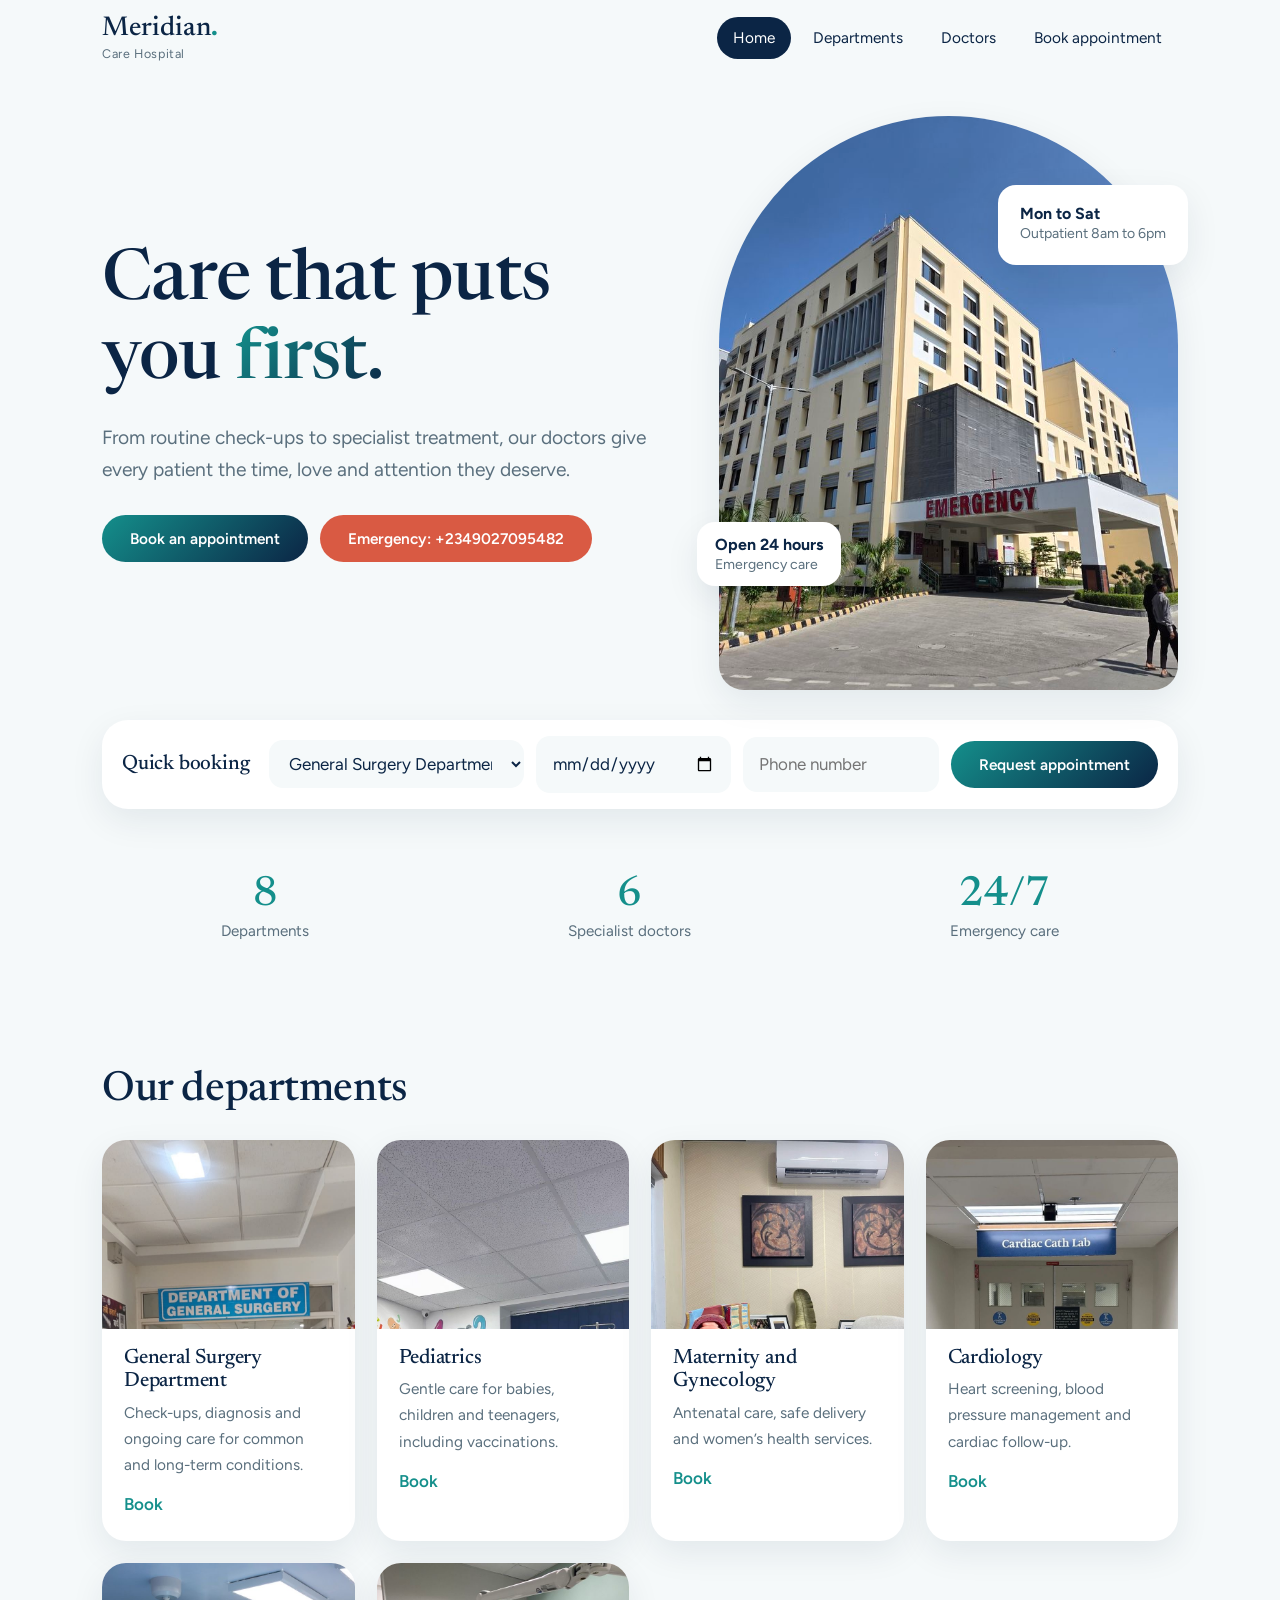
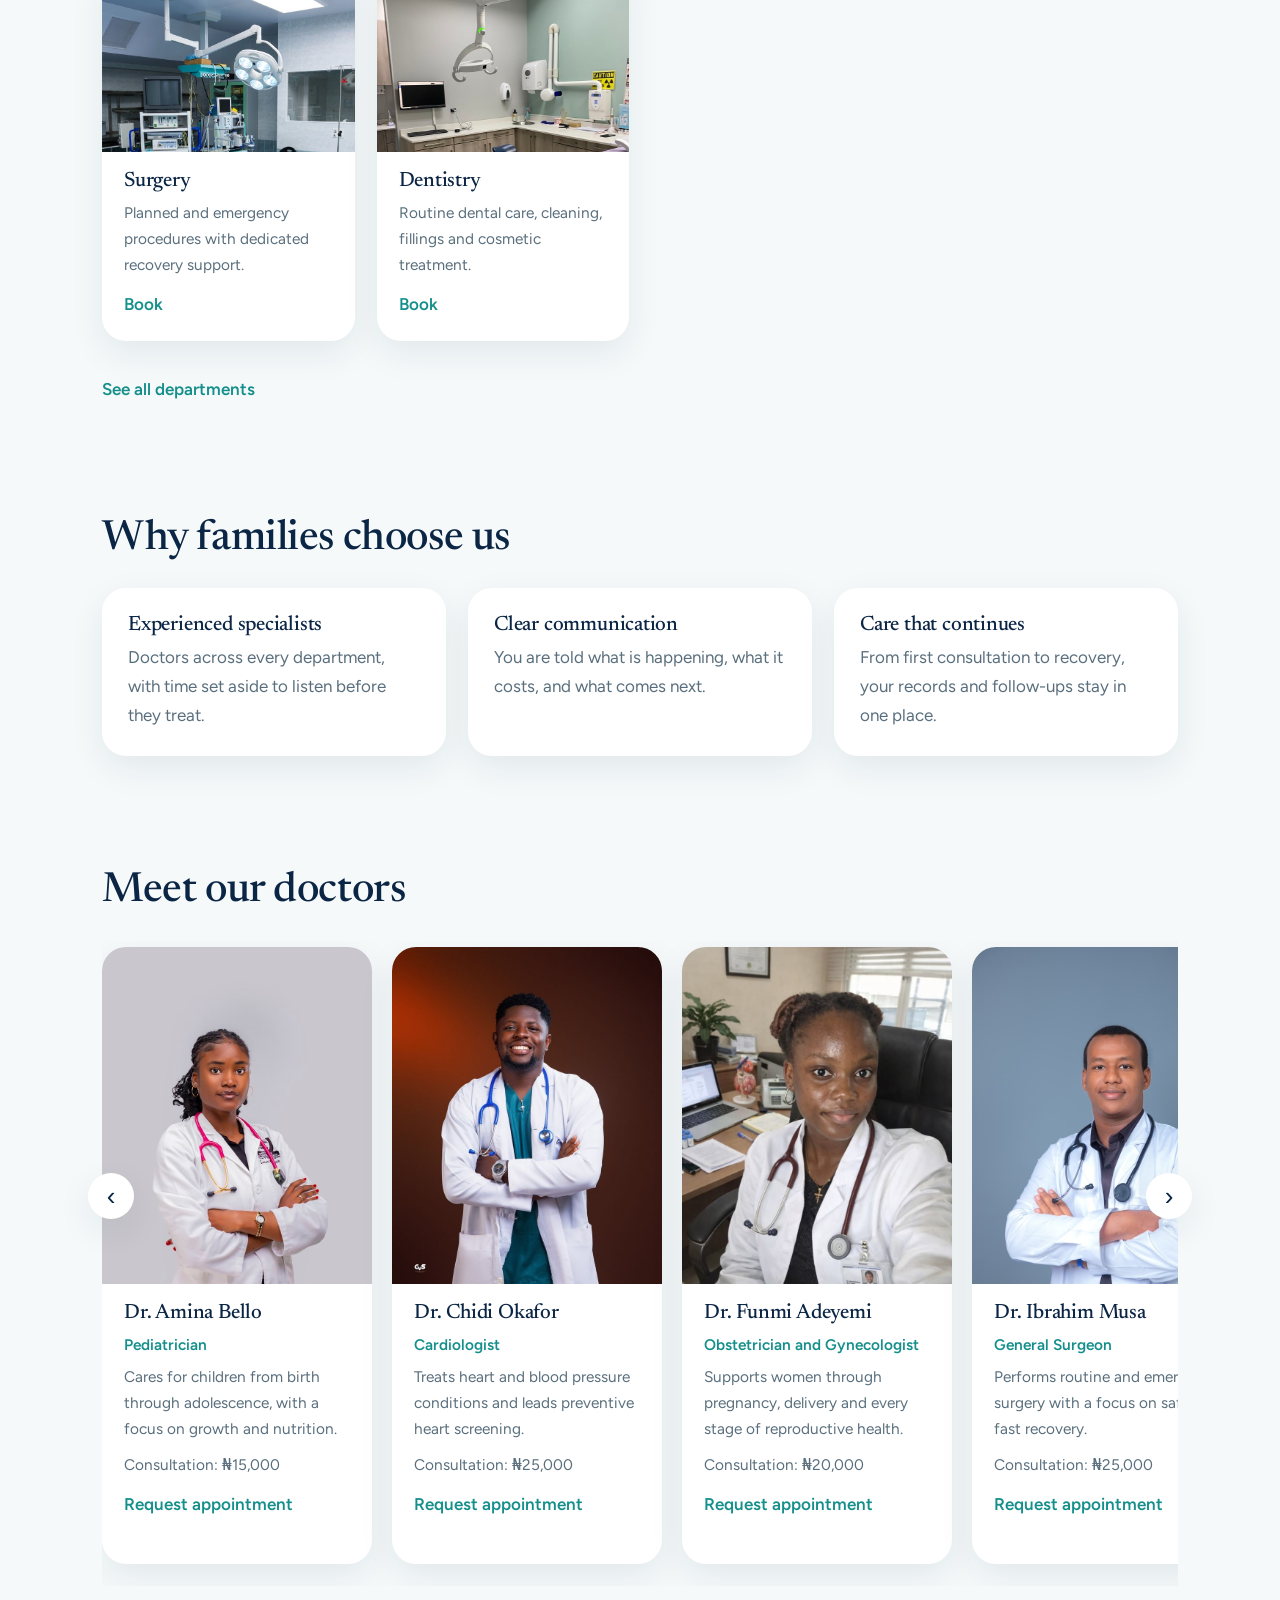
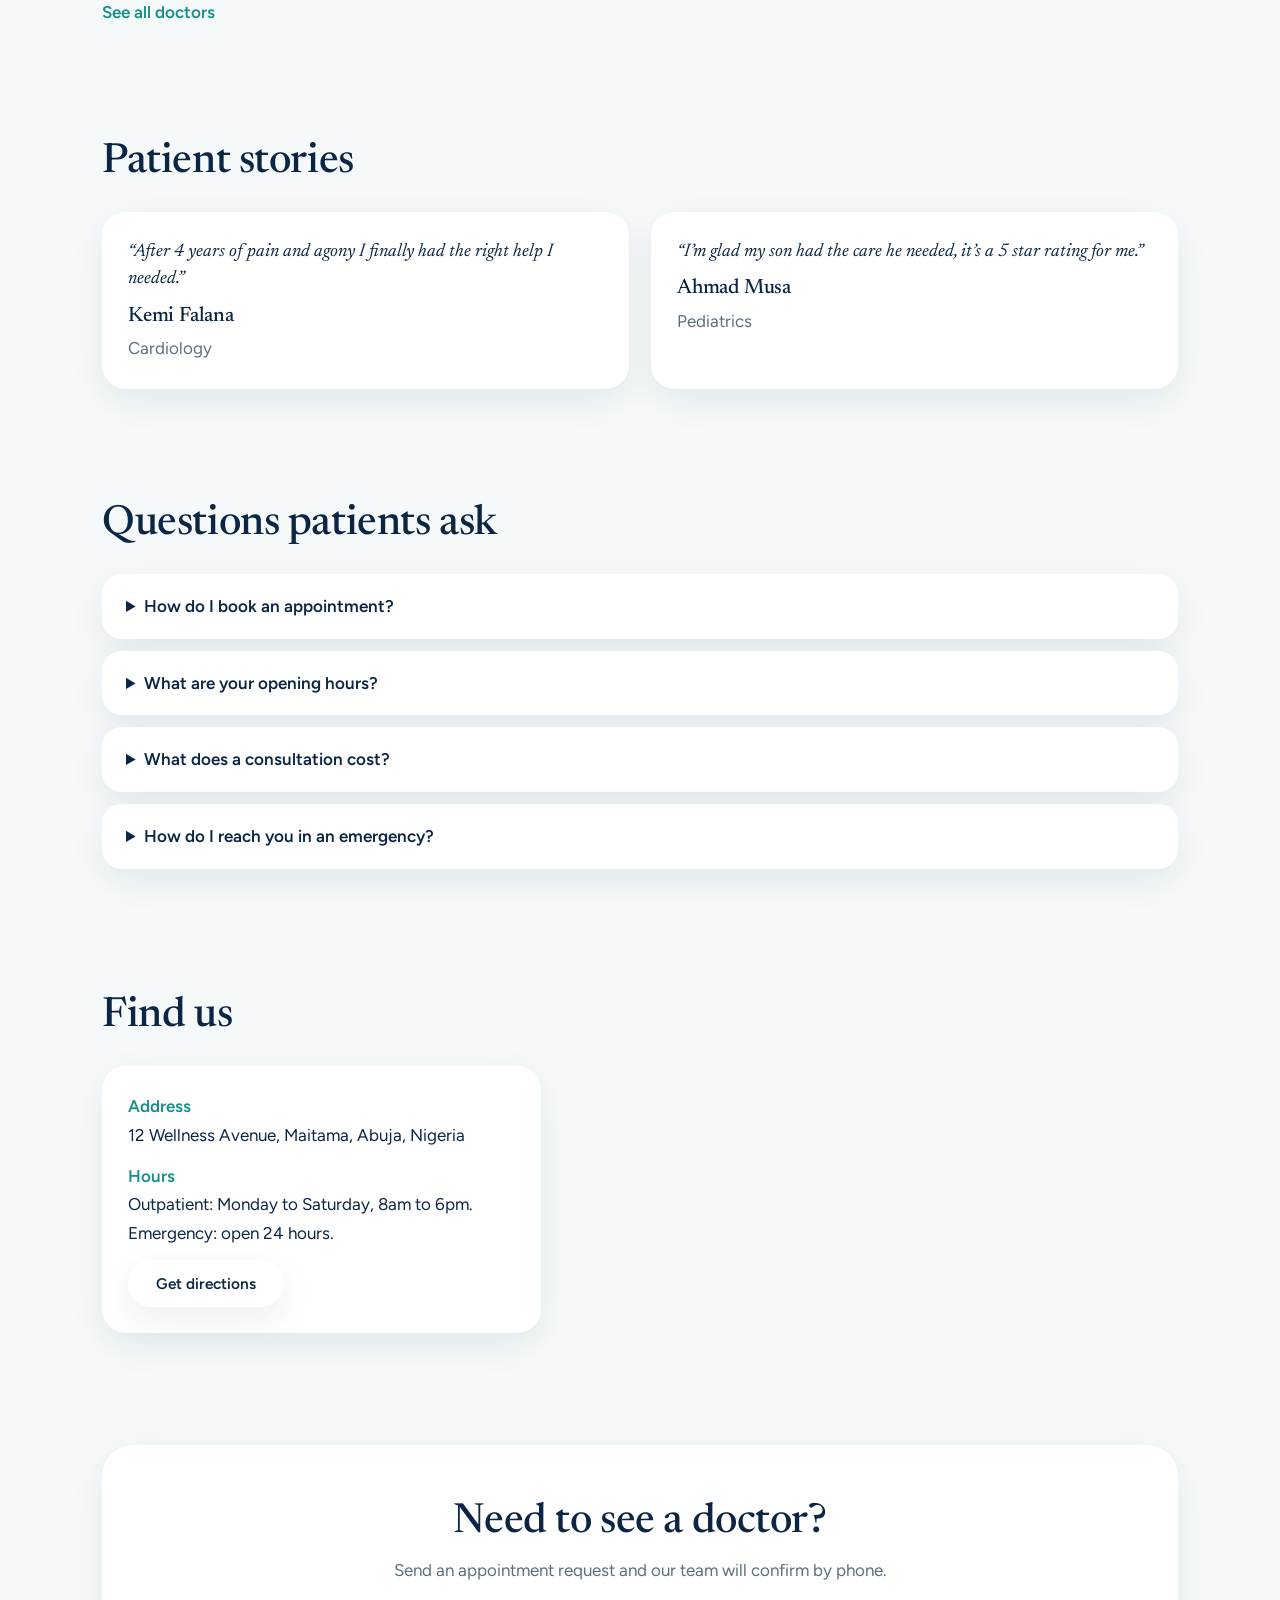
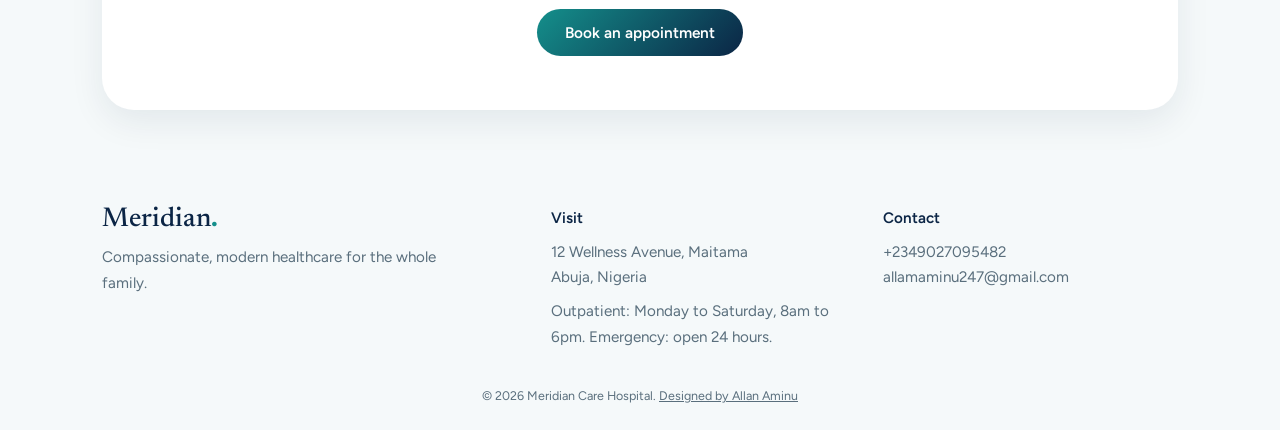
<file: index.html>
<!doctype html><html lang="en"><head><meta charset="utf-8"><meta name="viewport" content="width=device-width,initial-scale=1"><title>Meridian Care Hospital</title><link rel="preconnect" href="https://fonts.googleapis.com"><link href="https://fonts.googleapis.com/css2?family=Figtree:wght@400;500;600&family=Newsreader:opsz,wght@6..72,400;500&display=swap" rel="stylesheet"><link rel="stylesheet" href="style.css"></head><body data-p="home"><header id="h"></header><main id="m"></main><footer id="f"></footer><script src="app.js"></script></body></html>
</file>
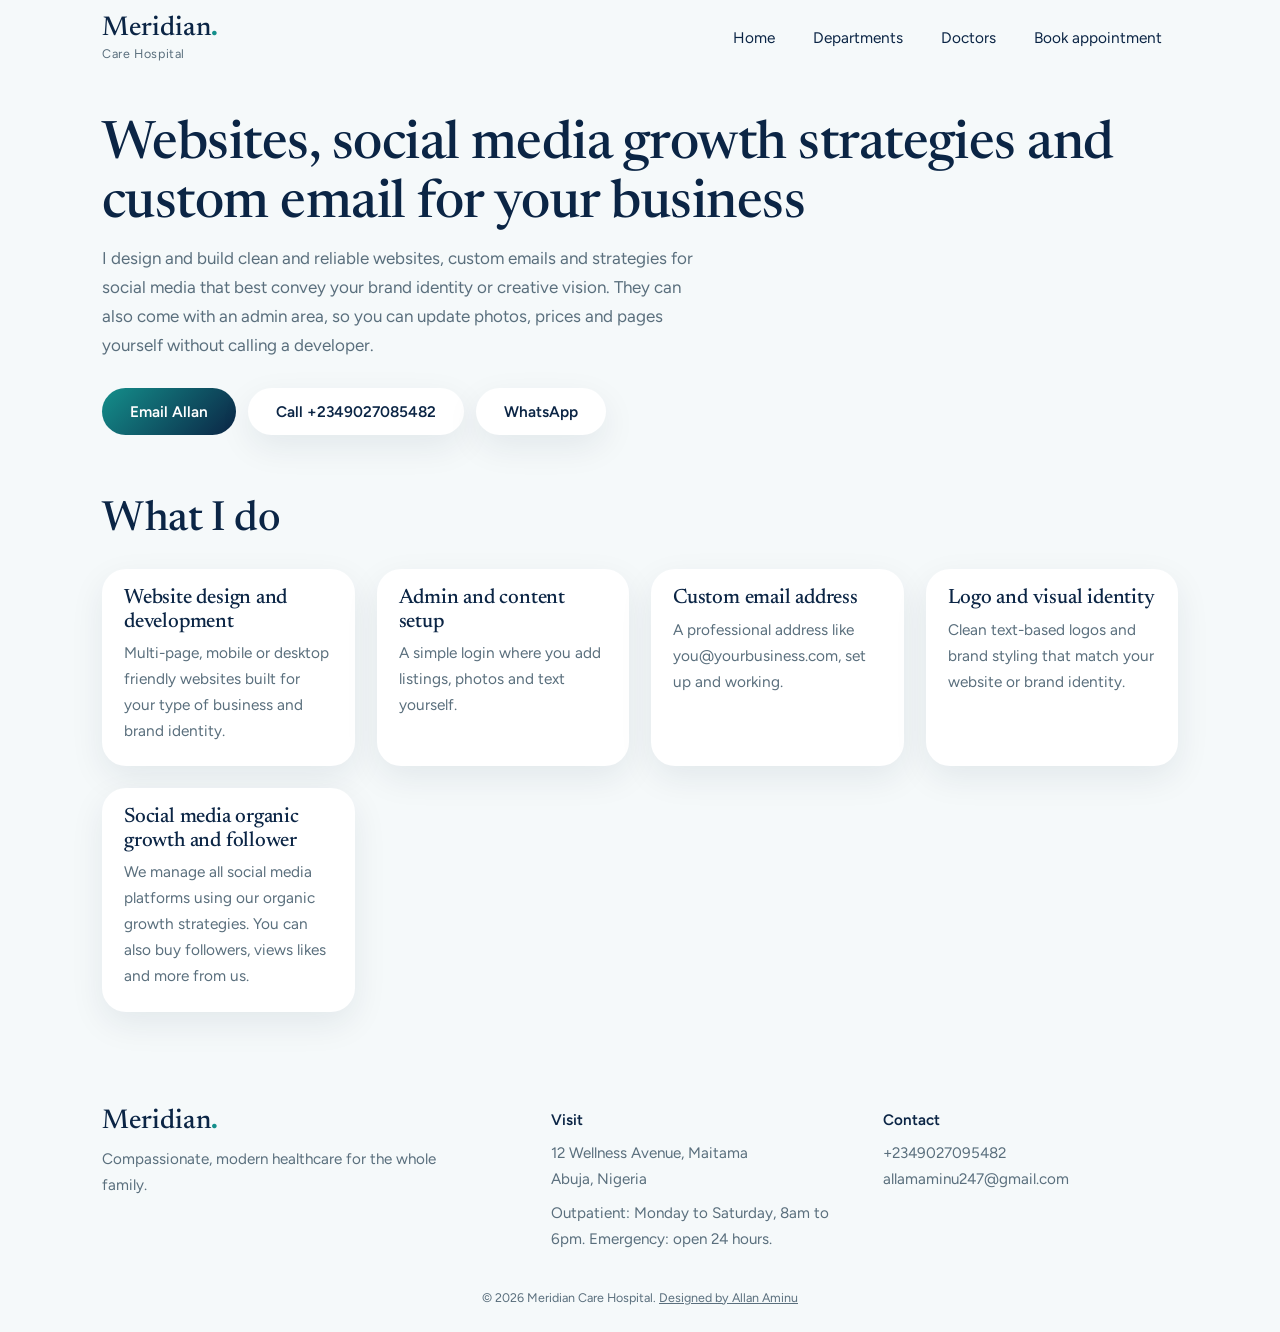
<file: built-by.html>
<!doctype html><html lang="en"><head><meta charset="utf-8"><meta name="viewport" content="width=device-width,initial-scale=1"><title>Built by Allan Aminu</title><link rel="preconnect" href="https://fonts.googleapis.com"><link href="https://fonts.googleapis.com/css2?family=Figtree:wght@400;500;600&family=Newsreader:opsz,wght@6..72,400;500&display=swap" rel="stylesheet"><link rel="stylesheet" href="style.css"></head><body data-p="by"><header id="h"></header><main id="m"></main><footer id="f"></footer><script src="app.js"></script></body></html>
</file>
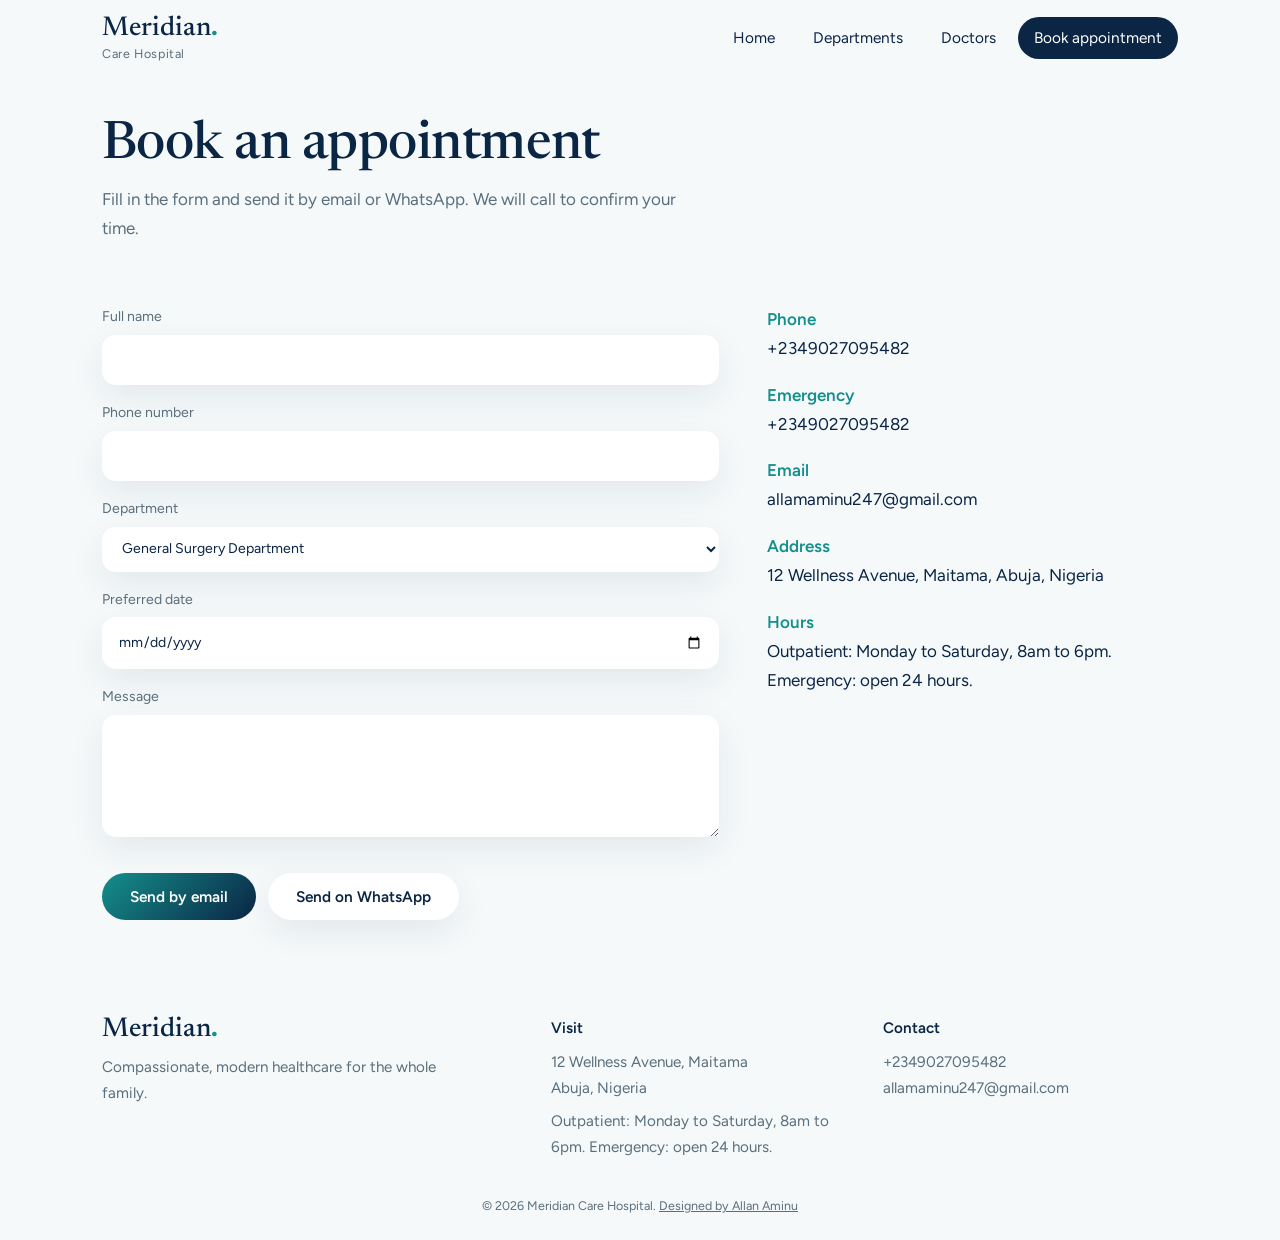
<file: contact.html>
<!doctype html><html lang="en"><head><meta charset="utf-8"><meta name="viewport" content="width=device-width,initial-scale=1"><title>Book an appointment | Meridian Care Hospital</title><link rel="preconnect" href="https://fonts.googleapis.com"><link href="https://fonts.googleapis.com/css2?family=Figtree:wght@400;500;600&family=Newsreader:opsz,wght@6..72,400;500&display=swap" rel="stylesheet"><link rel="stylesheet" href="style.css"></head><body data-p="con"><header id="h"></header><main id="m"></main><footer id="f"></footer><script src="app.js"></script></body></html>
</file>
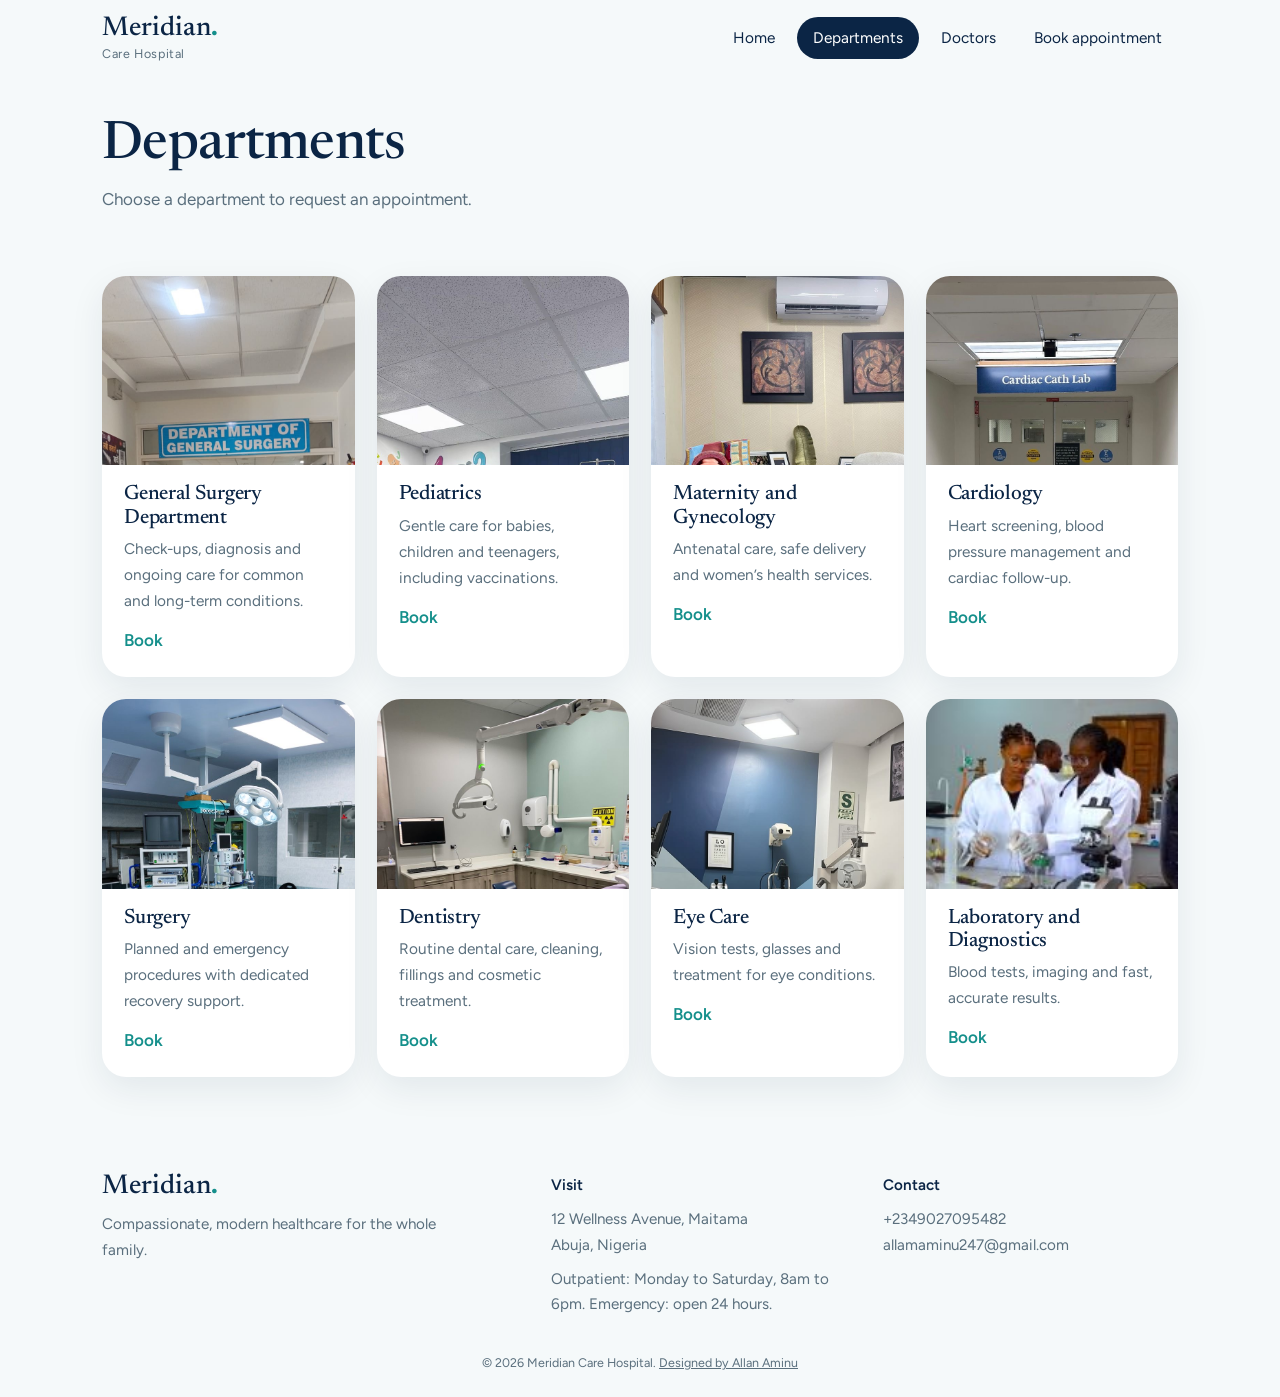
<file: departments.html>
<!doctype html><html lang="en"><head><meta charset="utf-8"><meta name="viewport" content="width=device-width,initial-scale=1"><title>Departments | Meridian Care Hospital</title><link rel="preconnect" href="https://fonts.googleapis.com"><link href="https://fonts.googleapis.com/css2?family=Figtree:wght@400;500;600&family=Newsreader:opsz,wght@6..72,400;500&display=swap" rel="stylesheet"><link rel="stylesheet" href="style.css"></head><body data-p="dep"><header id="h"></header><main id="m"></main><footer id="f"></footer><script src="app.js"></script></body></html>
</file>
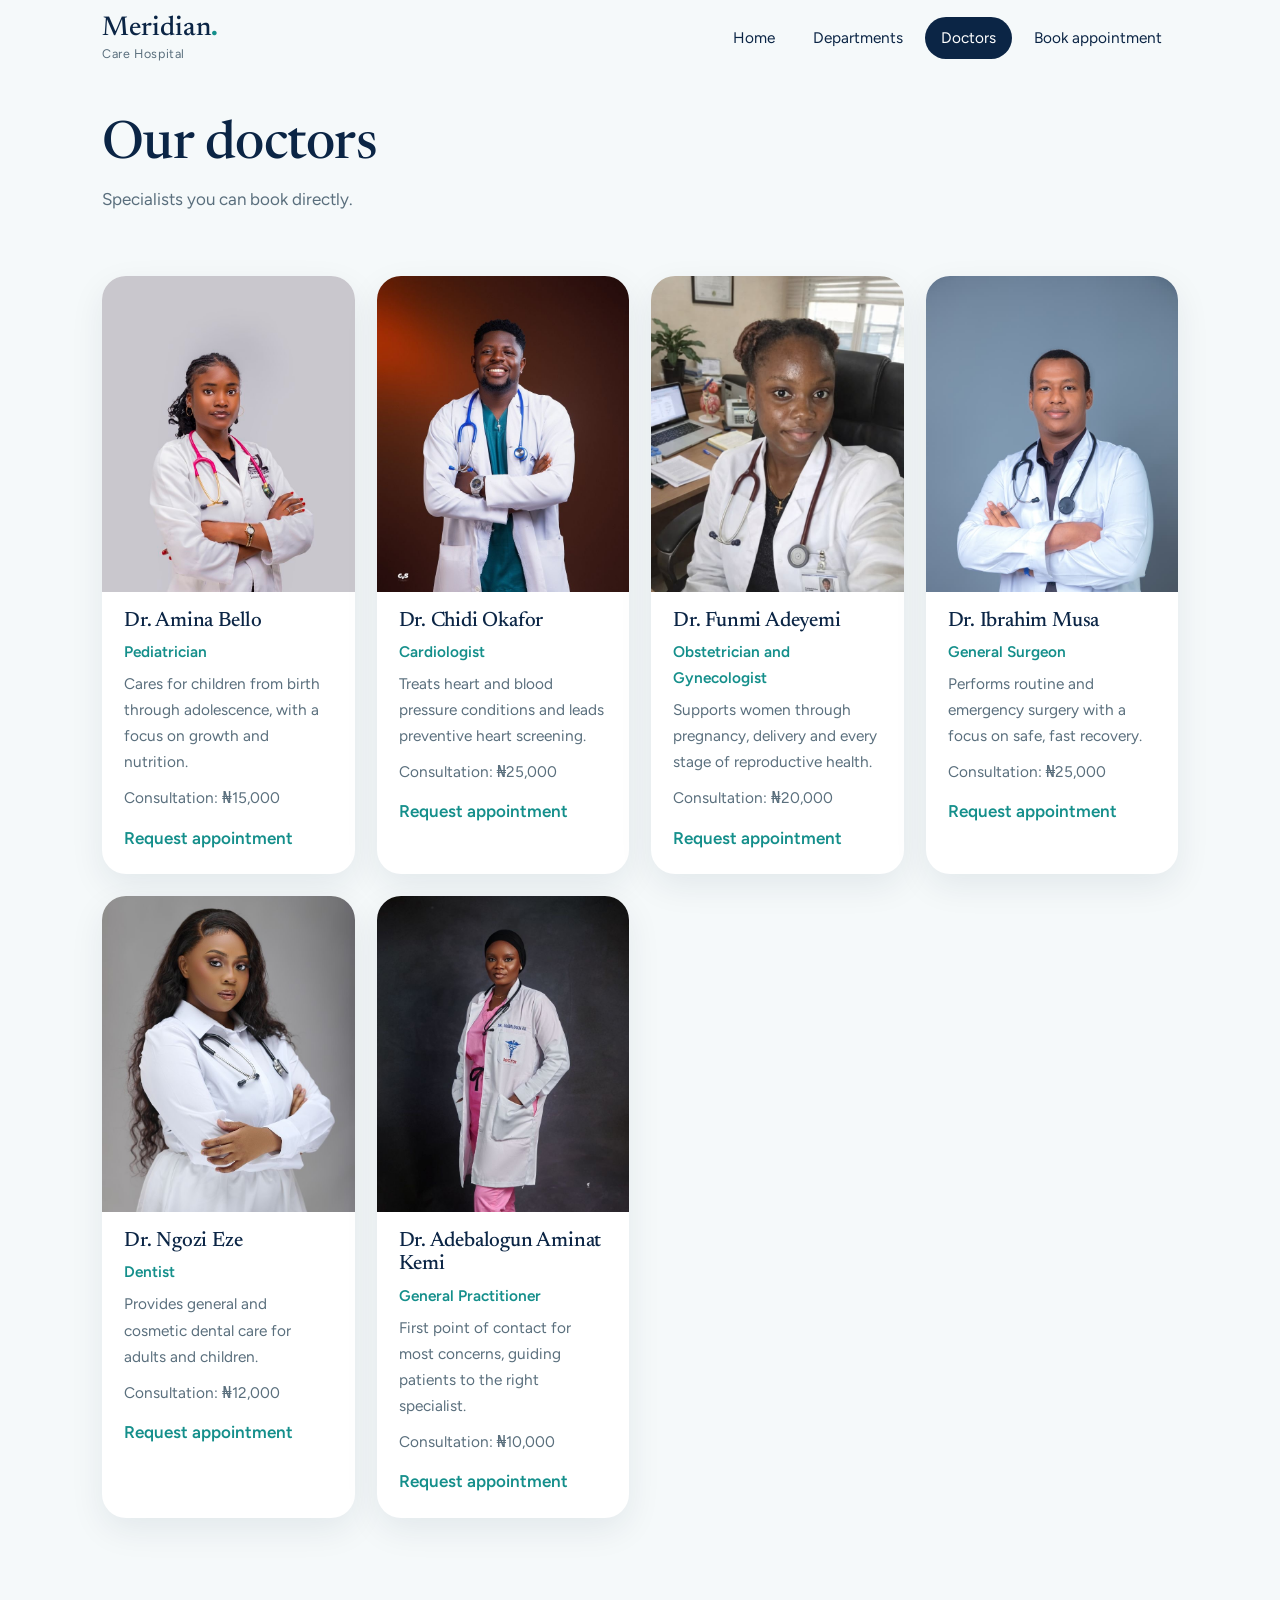
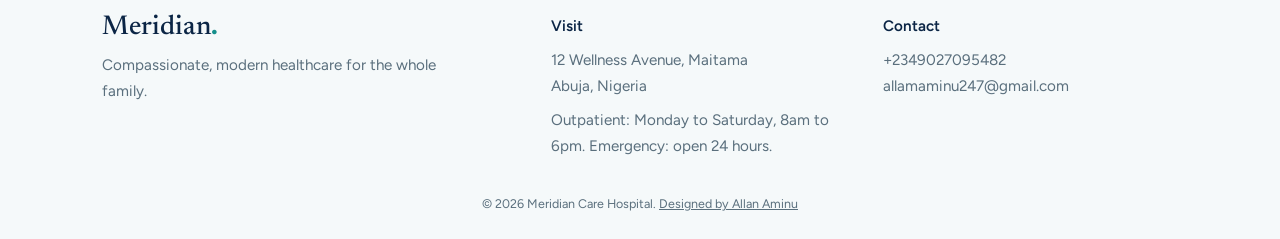
<file: doctors.html>
<!doctype html><html lang="en"><head><meta charset="utf-8"><meta name="viewport" content="width=device-width,initial-scale=1"><title>Doctors | Meridian Care Hospital</title><link rel="preconnect" href="https://fonts.googleapis.com"><link href="https://fonts.googleapis.com/css2?family=Figtree:wght@400;500;600&family=Newsreader:opsz,wght@6..72,400;500&display=swap" rel="stylesheet"><link rel="stylesheet" href="style.css"></head><body data-p="doc"><header id="h"></header><main id="m"></main><footer id="f"></footer><script src="app.js"></script></body></html>
</file>
<file: style.css>
:root{--navy:#0b2545;--teal:#148f8b;--coral:#d95a43;--bg:#f5f9fa;--mut:#5a6f7d;--sh:0 12px 34px rgba(11,37,69,.08)}
*{box-sizing:border-box;margin:0}html{scroll-behavior:smooth}
body{font:17px/1.7 Figtree,system-ui,sans-serif;color:var(--navy);background:var(--bg);opacity:0;transition:opacity .6s}body.ok{opacity:1}
h1,h2,h3{font-family:Newsreader,Georgia,serif;font-weight:500;line-height:1.12;letter-spacing:-.01em}
h1{font-size:clamp(2.5rem,6vw,4.4rem)}h2{font-size:clamp(1.8rem,3.8vw,2.6rem);margin-bottom:26px}h3{font-size:1.3rem;margin-bottom:6px}
h1 em{font-style:normal;background:linear-gradient(135deg,var(--teal),var(--navy));-webkit-background-clip:text;background-clip:text;color:transparent}
a{color:inherit;text-decoration:none}:focus-visible{outline:3px solid var(--teal);outline-offset:3px}
.w{max-width:1120px;margin:auto;padding:0 22px}
header{position:sticky;top:0;z-index:9;background:var(--bg)}
.bar{display:flex;align-items:center;justify-content:space-between;height:76px}
.logo{font:500 1.7rem/1 Newsreader,serif}.logo b{color:var(--teal)}.logo small{display:block;font:400 .78rem Figtree;color:var(--mut);margin-top:4px;letter-spacing:.05em}
nav{display:flex;gap:6px;align-items:center;font-size:.96rem}nav a{padding:8px 16px;border-radius:99px;transition:.25s}nav a:hover{background:rgba(20,143,139,.1)}nav a.on{background:var(--navy);color:#fff}
.mb{display:none;background:#fff;border:0;box-shadow:var(--sh);border-radius:99px;padding:9px 20px;font:inherit;cursor:pointer;color:var(--navy)}
.btn{display:inline-block;padding:14px 28px;border-radius:99px;background:linear-gradient(135deg,var(--teal),var(--navy));color:#fff;font:600 .96rem Figtree;border:0;cursor:pointer;transition:transform .25s,box-shadow .25s}
.btn:hover{transform:translateY(-2px);box-shadow:0 10px 24px rgba(11,37,69,.22)}.btn.o{background:#fff;color:var(--navy);box-shadow:var(--sh)}.btn.r{background:var(--coral)}
.row{display:flex;gap:12px;flex-wrap:wrap;margin-top:28px}
.hero{display:grid;grid-template-columns:1.1fr .9fr;gap:56px;align-items:center;padding-top:40px;padding-bottom:30px}
.lead{font-size:1.2rem;color:var(--mut);max-width:32em;margin-top:20px}
.hw{position:relative}.hi{width:100%;aspect-ratio:4/5;object-fit:cover;border-radius:240px 240px 26px 26px;display:block;box-shadow:var(--sh)}
.fc{position:absolute;background:#fff;border-radius:18px;padding:12px 18px;box-shadow:var(--sh);font-size:.88rem;line-height:1.35;animation:fl 6s ease-in-out infinite}.fc b{display:block;font-size:1rem}.fc span{color:var(--mut)}.fc.a{left:-22px;bottom:18%}.fc.b{right:-10px;top:12%;animation-delay:-3s}
@keyframes fl{50%{transform:translateY(-8px)}}
.ph{display:grid;place-items:center;background:linear-gradient(135deg,#e2f0f0,#dbe6f0);color:var(--teal);font:500 2.2rem Newsreader,serif}.ph.hi{aspect-ratio:4/5;border-radius:240px 240px 26px 26px}
.qb{display:grid;grid-template-columns:auto 1.3fr 1fr 1fr auto;gap:12px;align-items:center;background:#fff;border-radius:26px;box-shadow:var(--sh);padding:16px 20px}.qb h3{margin:0;padding-right:8px}
.qb select,.qb input,.fm input,.fm select,.fm textarea{width:100%;padding:13px 16px;border:0;border-radius:14px;background:var(--bg);font:inherit;color:var(--navy)}
.stats{display:flex;justify-content:space-around;gap:20px;flex-wrap:wrap;text-align:center;padding:10px 0}.stats b{display:block;font:500 2.6rem/1 Newsreader,serif;color:var(--teal)}.stats span{color:var(--mut);font-size:.95rem}
.sec{padding:56px 0}.top{padding:40px 22px 6px}.top h1{font-size:clamp(2.2rem,5vw,3.3rem)}.top p{color:var(--mut);margin-top:10px;max-width:36em}
.g{display:grid;gap:22px;grid-template-columns:repeat(auto-fill,minmax(250px,1fr))}
.tile,.dr,.sc{background:#fff;border-radius:24px;overflow:hidden;box-shadow:var(--sh);transition:transform .3s,box-shadow .3s}.tile:hover,.dr:hover{transform:translateY(-5px);box-shadow:0 18px 40px rgba(11,37,69,.12)}
.tile img,.tile .ph{width:100%;aspect-ratio:4/3;object-fit:cover;display:block}.dr img,.dr .ph{width:100%;aspect-ratio:4/5;object-fit:cover;display:block}
.b{padding:18px 22px 22px}.b p{color:var(--mut);font-size:.96rem}.t{color:var(--teal)!important;font-weight:600;margin-bottom:6px}.fee{margin-top:10px;font-size:.92rem}
.lk{display:inline-block;margin-top:12px;color:var(--teal);font-weight:600}
.cw{position:relative}.cs2{display:flex;gap:20px;overflow-x:auto;scroll-snap-type:x mandatory;scrollbar-width:none;padding:6px 4px 22px}.cs2::-webkit-scrollbar{display:none}.cs2>.dr{flex:0 0 min(270px,76vw);scroll-snap-align:start}
.ar{position:absolute;top:36%;width:46px;height:46px;border-radius:50%;border:0;background:#fff;box-shadow:var(--sh);color:var(--navy);font-size:26px;cursor:pointer}.ar.l{left:-14px}.ar.r2{right:-14px}
.why{display:grid;grid-template-columns:repeat(auto-fit,minmax(240px,1fr));gap:22px}.why>div,.sc{padding:26px}.why p,.sc p{color:var(--mut)}.sc q{display:block;font:italic 1.15rem/1.5 Newsreader,serif;margin-bottom:12px;quotes:none}
.ins{display:flex;flex-wrap:wrap;gap:12px}.ins span{background:#fff;border-radius:99px;padding:10px 22px;box-shadow:var(--sh);font-weight:500}
details{background:#fff;border-radius:20px;box-shadow:var(--sh);padding:18px 24px;margin-bottom:12px}summary{cursor:pointer;font-weight:600}details p{margin-top:8px;color:var(--mut)}
.mp{display:grid;grid-template-columns:1fr 1.4fr;gap:22px;align-items:stretch}.mp>div,.mp iframe{background:#fff;border-radius:24px;box-shadow:var(--sh)}.mp>div{padding:26px}.mp iframe{border:0;width:100%;min-height:300px}.mp p{margin-bottom:12px}.mp b{display:block;color:var(--teal);font-weight:600}
.cta{background:#fff;border-radius:32px;box-shadow:var(--sh);text-align:center;padding:54px 24px}.cta p{color:var(--mut);margin-bottom:24px}.cta h2{margin-bottom:10px}
.two{display:grid;grid-template-columns:1.2fr .8fr;gap:48px}.fm label{display:block;font-size:.88rem;color:var(--mut);margin-bottom:16px}.fm input,.fm select,.fm textarea{margin-top:6px;background:#fff;box-shadow:var(--sh)}
.ci p{margin-bottom:18px}.ci b{display:block;font-weight:600;color:var(--teal)}
footer{padding:40px 0 24px;font-size:.95rem;color:var(--mut)}.fg{display:grid;grid-template-columns:1.4fr 1fr 1fr;gap:36px}footer h4{color:var(--navy);font-weight:600;margin-bottom:8px}footer .logo{color:var(--navy)}
.cr{font-size:.78rem;text-align:center;margin-top:34px}.cr a{text-decoration:underline}
.rv{opacity:0;transform:translateY(18px);transition:opacity .7s,transform .7s}.rv.v{opacity:1;transform:none}
@media(max-width:860px){.mb{display:block}nav{display:none;position:absolute;top:76px;left:12px;right:12px;background:#fff;box-shadow:var(--sh);border-radius:22px;flex-direction:column;align-items:stretch;padding:12px}nav.open{display:flex}
.hero,.two,.fg,.mp{grid-template-columns:1fr}.hero{gap:34px;padding-top:20px}.fc.a{left:8px}.fc.b{right:8px}.qb{grid-template-columns:1fr}.ar{display:none}.sec{padding:40px 0}}
@media(prefers-reduced-motion:reduce){*{animation:none!important;transition:none!important}.rv{opacity:1;transform:none}}
</file>
